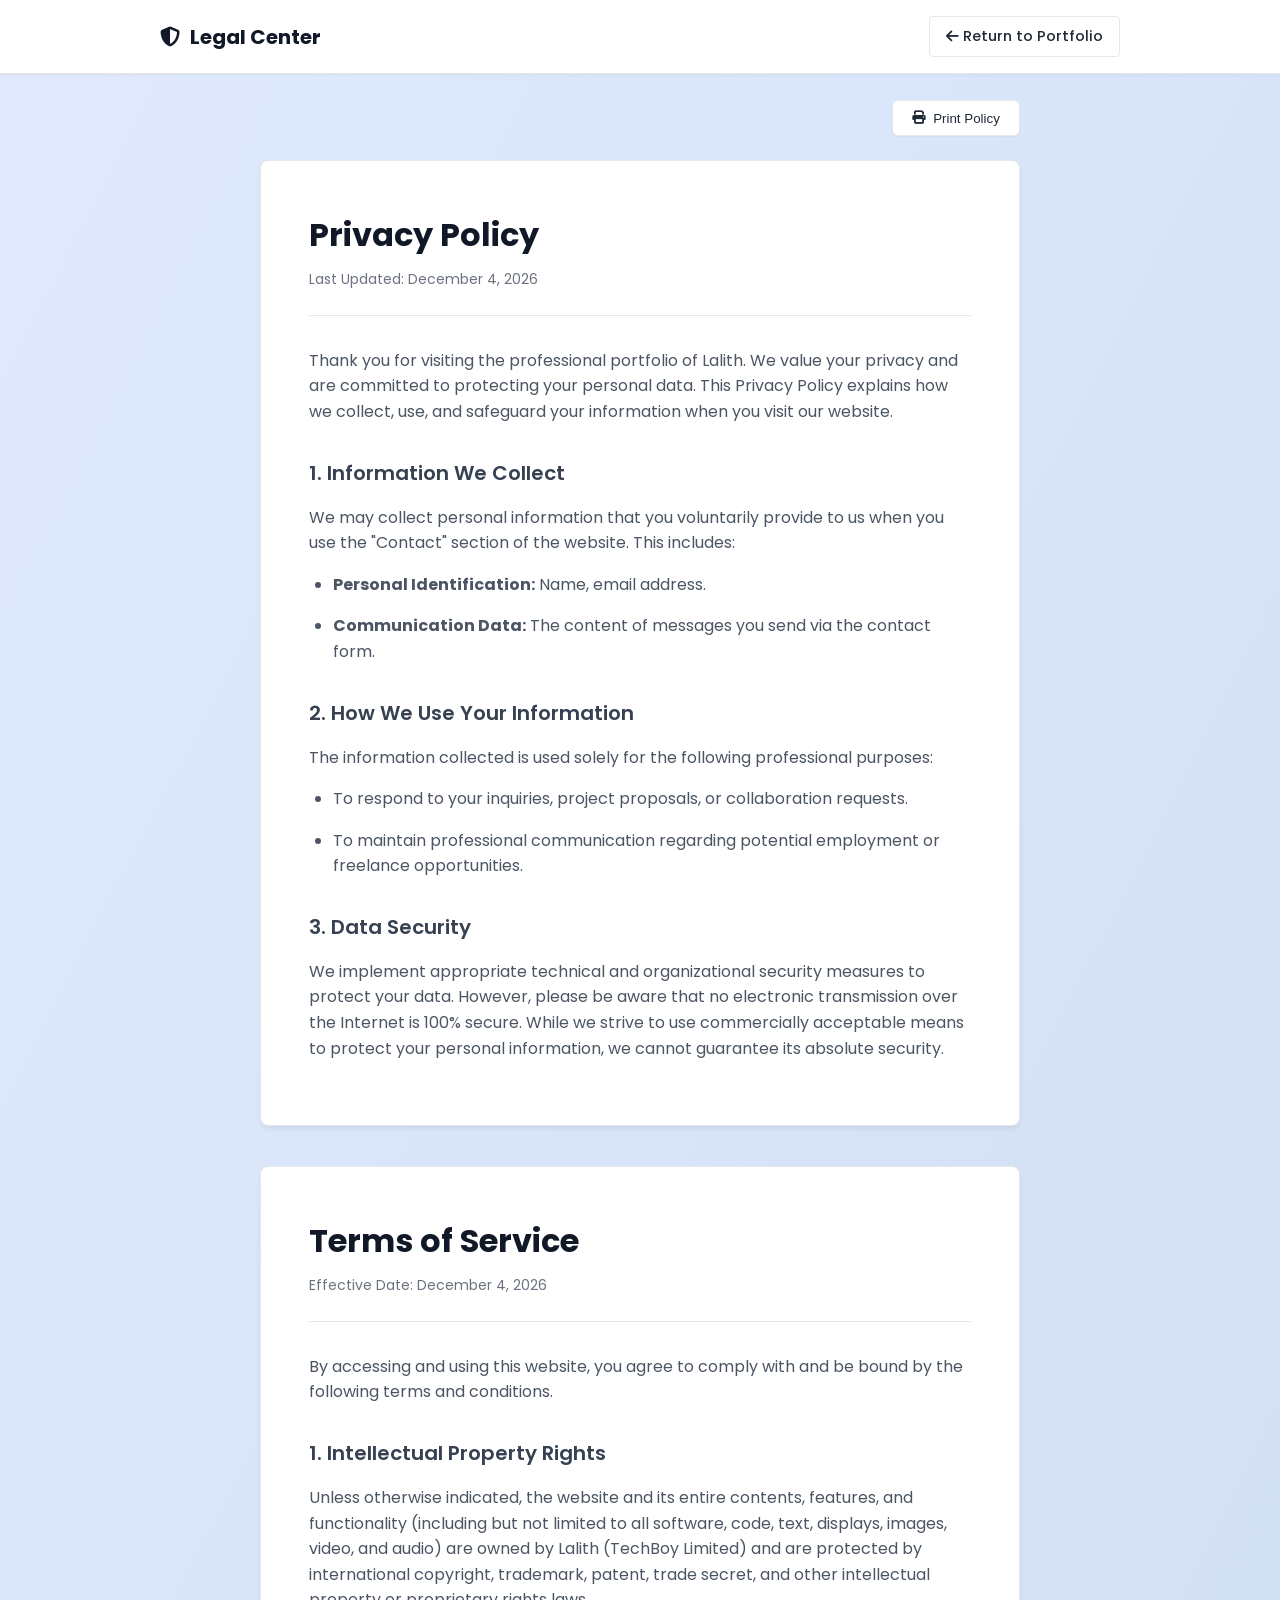
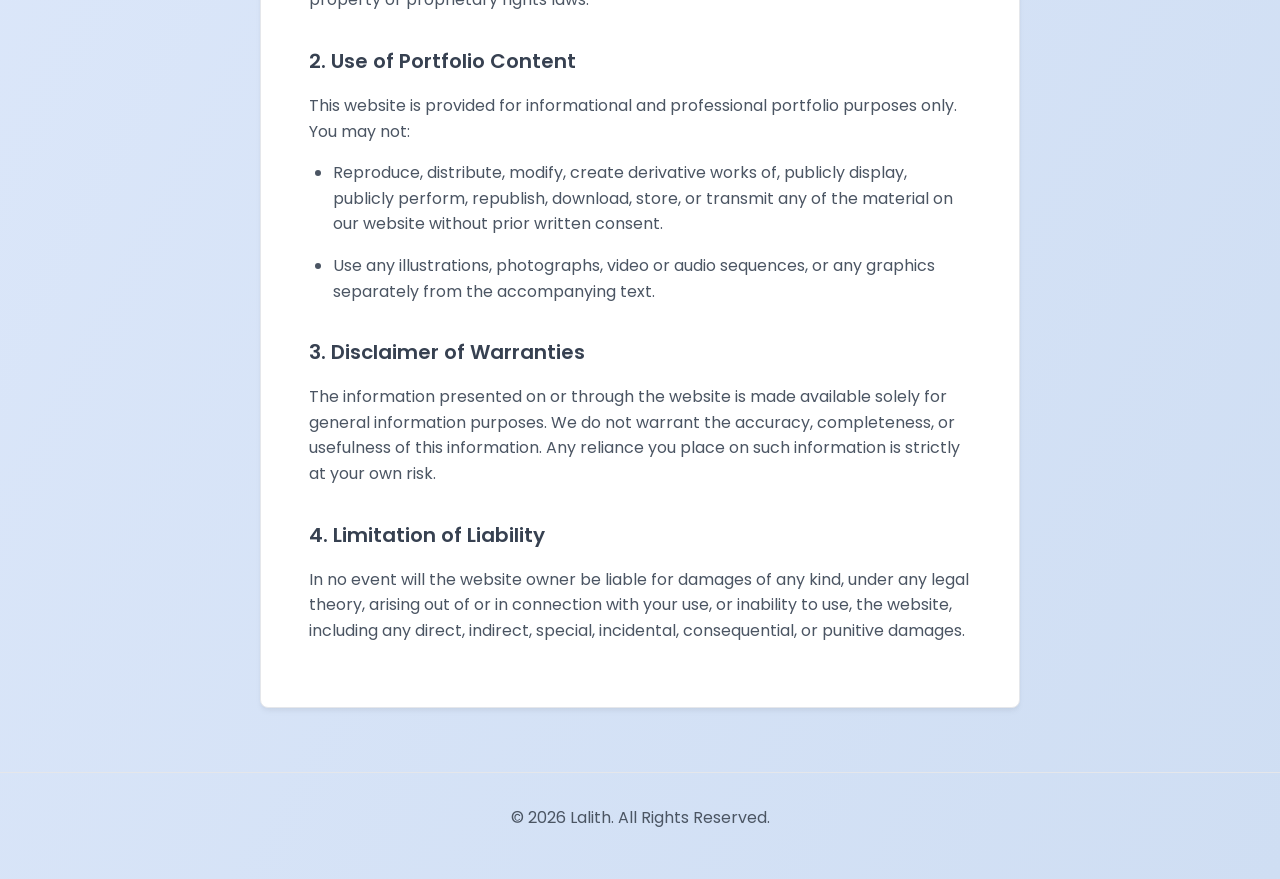
<file: legal.html>
<!DOCTYPE html>
<html lang="en">
<head>
    <meta charset="UTF-8">
    <meta name="viewport" content="width=device-width, initial-scale=1.0">
    <title>Legal Documentation | TECHBOY Portfolio</title>
    <!-- Cyber Crime Theme Favicon (Red Skull) -->
    <link rel="icon" href="data:image/svg+xml,%3Csvg xmlns='http://www.w3.org/2000/svg' viewBox='0 0 64 64'%3E%3Crect width='64' height='64' fill='%23050505'/%3E%3Ctext x='32' y='46' font-size='40' text-anchor='middle' fill='%23ff0055'%3E%E2%98%A0%EF%B8%8F%3C/text%3E%3C/svg%3E" type="image/svg+xml">
    <link href="https://fonts.googleapis.com/css2?family=Poppins:wght@300;400;500;600;700&display=swap" rel="stylesheet">
    <link rel="stylesheet" href="https://cdnjs.cloudflare.com/ajax/libs/font-awesome/6.4.0/css/all.min.css">
    <style>
        /* Professional Document Theme Overrides */
        :root {
            --doc-bg: #eef2f6;
            --doc-card: #ffffff;
            --doc-text: #1f2937;
            --doc-muted: #6b7280;
            --doc-accent: #2563eb;
            --doc-border: #e5e7eb;
        }

        html {
            scroll-behavior: smooth;
            scroll-padding-top: 100px;
        }

        * {
            margin: 0;
            padding: 0;
            box-sizing: border-box;
        }

        body {
            /* Professional Gradient Mix */
            background: linear-gradient(to bottom right, #E0EAFC, #CFDEF3);
            min-height: 100vh;
            color: var(--doc-text);
            font-family: 'Poppins', sans-serif;
            line-height: 1.6;
        }

        /* Clean Navbar */
        .navbar {
            background: #ffffff;
            box-shadow: 0 1px 3px rgba(0,0,0,0.05);
            border-bottom: 1px solid var(--doc-border);
            padding: 1rem 0;
            position: fixed;
            top: 0;
            width: 100%;
            z-index: 1000;
        }

        .container {
            max-width: 1000px;
            margin: 0 auto;
            padding: 0 20px;
            display: flex;
            justify-content: space-between;
            align-items: center;
        }

        .logo {
            font-size: 1.25rem;
            font-weight: 700;
            color: #111827;
            text-decoration: none;
            display: flex;
            align-items: center;
            gap: 10px;
        }

        .back-btn {
            color: var(--doc-text);
            text-decoration: none;
            font-weight: 500;
            font-size: 0.9rem;
            padding: 0.5rem 1rem;
            border: 1px solid var(--doc-border);
            border-radius: 4px;
            transition: all 0.2s ease;
        }

        .back-btn:hover {
            background: #f9fafb;
            border-color: var(--doc-muted);
        }

        /* Document Layout */
        .legal-wrapper {
            max-width: 800px;
            margin: 100px auto 60px;
            padding: 0 20px;
        }

        .legal-card {
            background: var(--doc-card);
            padding: 3rem;
            border-radius: 8px;
            box-shadow: 0 4px 6px -1px rgba(0, 0, 0, 0.05), 0 2px 4px -1px rgba(0, 0, 0, 0.03);
            border: 1px solid var(--doc-border);
            margin-bottom: 2.5rem;
        }

        h1 {
            font-size: 2rem;
            font-weight: 700;
            color: #111827;
            margin-bottom: 0.5rem;
        }

        .last-updated {
            font-size: 0.875rem;
            color: var(--doc-muted);
            margin-bottom: 2rem;
            padding-bottom: 1.5rem;
            border-bottom: 1px solid var(--doc-border);
        }

        h2 {
            font-size: 1.25rem;
            font-weight: 600;
            color: #374151;
            margin-top: 2rem;
            margin-bottom: 1rem;
        }

        p, li {
            color: #4b5563;
            margin-bottom: 1rem;
            font-size: 1rem;
        }

        ul {
            padding-left: 1.5rem;
            margin-bottom: 1.5rem;
        }

        footer {
            text-align: center;
            color: var(--doc-muted);
            font-size: 0.875rem;
            padding: 2rem 0;
            border-top: 1px solid var(--doc-border);
            margin-top: 4rem;
        }

        .print-btn {
            background: #ffffff;
            border: 1px solid var(--doc-border);
            padding: 0.6rem 1.2rem;
            border-radius: 6px;
            cursor: pointer;
            color: var(--doc-text);
            font-weight: 500;
            display: inline-flex;
            align-items: center;
            gap: 8px;
            transition: all 0.2s ease;
            box-shadow: 0 1px 2px rgba(0,0,0,0.05);
        }

        .print-btn:hover {
            background: #f9fafb;
            color: var(--doc-accent);
            border-color: var(--doc-accent);
        }

        @media print {
            .navbar, .back-btn, footer, .print-btn { display: none; }
            body { background: white; }
            .legal-wrapper { margin: 0; padding: 0; max-width: 100%; }
            .legal-card { box-shadow: none; border: none; padding: 0; margin-bottom: 2rem; }
        }
    </style>
</head>
<body>
    <nav class="navbar">
        <div class="container">
            <a href="index.html" class="logo"><i class="fas fa-shield-alt"></i> Legal Center</a>
            <a href="index.html" class="back-btn"><i class="fas fa-arrow-left"></i> Return to Portfolio</a>
        </div>
    </nav>

    <div class="legal-wrapper">
        
        <div style="display: flex; justify-content: flex-end; margin-bottom: 1.5rem;">
            <button onclick="window.print()" class="print-btn"><i class="fas fa-print"></i> Print Policy</button>
        </div>
        
        <!-- Privacy Policy Section -->
        <div id="privacy" class="legal-card">
            <h1>Privacy Policy</h1>
            <p class="last-updated">Last Updated: <span class="dynamic-date"></span></p>

            <p>Thank you for visiting the professional portfolio of Lalith. We value your privacy and are committed to protecting your personal data. This Privacy Policy explains how we collect, use, and safeguard your information when you visit our website.</p>

            <h2>1. Information We Collect</h2>
            <p>We may collect personal information that you voluntarily provide to us when you use the "Contact" section of the website. This includes:</p>
            <ul>
                <li><strong>Personal Identification:</strong> Name, email address.</li>
                <li><strong>Communication Data:</strong> The content of messages you send via the contact form.</li>
            </ul>

            <h2>2. How We Use Your Information</h2>
            <p>The information collected is used solely for the following professional purposes:</p>
            <ul>
                <li>To respond to your inquiries, project proposals, or collaboration requests.</li>
                <li>To maintain professional communication regarding potential employment or freelance opportunities.</li>
            </ul>

            <h2>3. Data Security</h2>
            <p>We implement appropriate technical and organizational security measures to protect your data. However, please be aware that no electronic transmission over the Internet is 100% secure. While we strive to use commercially acceptable means to protect your personal information, we cannot guarantee its absolute security.</p>
        </div>

        <!-- Terms of Service Section -->
        <div id="terms" class="legal-card">
            <h1>Terms of Service</h1>
            <p class="last-updated">Effective Date: <span class="dynamic-date"></span></p>

            <p>By accessing and using this website, you agree to comply with and be bound by the following terms and conditions.</p>

            <h2>1. Intellectual Property Rights</h2>
            <p>Unless otherwise indicated, the website and its entire contents, features, and functionality (including but not limited to all software, code, text, displays, images, video, and audio) are owned by Lalith (TechBoy Limited) and are protected by international copyright, trademark, patent, trade secret, and other intellectual property or proprietary rights laws.</p>

            <h2>2. Use of Portfolio Content</h2>
            <p>This website is provided for informational and professional portfolio purposes only. You may not:</p>
            <ul>
                <li>Reproduce, distribute, modify, create derivative works of, publicly display, publicly perform, republish, download, store, or transmit any of the material on our website without prior written consent.</li>
                <li>Use any illustrations, photographs, video or audio sequences, or any graphics separately from the accompanying text.</li>
            </ul>

            <h2>3. Disclaimer of Warranties</h2>
            <p>The information presented on or through the website is made available solely for general information purposes. We do not warrant the accuracy, completeness, or usefulness of this information. Any reliance you place on such information is strictly at your own risk.</p>

            <h2>4. Limitation of Liability</h2>
            <p>In no event will the website owner be liable for damages of any kind, under any legal theory, arising out of or in connection with your use, or inability to use, the website, including any direct, indirect, special, incidental, consequential, or punitive damages.</p>
        </div>

    </div>

    <footer>
        <div class="container" style="justify-content: center;">
            <p>&copy; 2026 Lalith. All Rights Reserved.</p>
        </div>
    </footer>

    <script>
        // Force smooth scroll animation on page load if a hash is present
        document.addEventListener("DOMContentLoaded", function() {
            if (window.location.hash) {
                const target = document.querySelector(window.location.hash);
                if (target) {
                    window.scrollTo(0, 0); // Reset to top immediately to allow animation
                    setTimeout(() => {
                        target.scrollIntoView({ behavior: 'smooth', block: 'start' });
                    }, 100);
                }
            }

            // Automatically set current date
            const dateSpans = document.querySelectorAll('.dynamic-date');
            const options = { year: 'numeric', month: 'long', day: 'numeric' };
            const today = new Date().toLocaleDateString('en-US', options);
            
            dateSpans.forEach(span => {
                span.textContent = today;
            });
        });
    </script>
</body>
</html>
</file>
